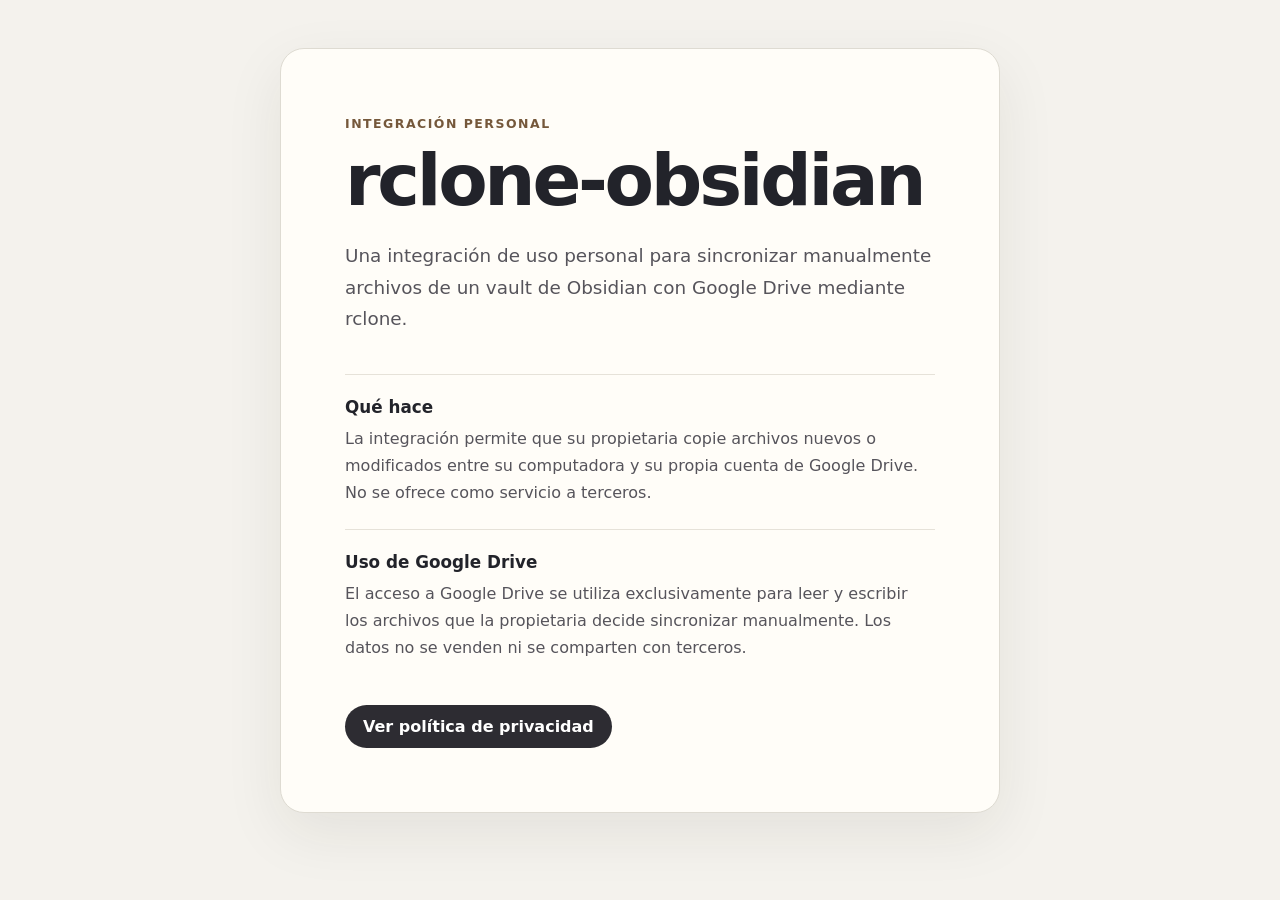
<file: index.html>
<!doctype html>
<html lang="es">
  <head>
    <meta charset="utf-8">
    <meta name="viewport" content="width=device-width, initial-scale=1">
    <meta name="description" content="Información sobre la integración personal rclone-obsidian.">
    <title>rclone-obsidian</title>
    <link rel="stylesheet" href="styles.css">
  </head>
  <body>
    <main>
      <p class="eyebrow">Integración personal</p>
      <h1>rclone-obsidian</h1>
      <p class="lead">
        Una integración de uso personal para sincronizar manualmente archivos de
        un vault de Obsidian con Google Drive mediante rclone.
      </p>

      <section>
        <h2>Qué hace</h2>
        <p>
          La integración permite que su propietaria copie archivos nuevos o
          modificados entre su computadora y su propia cuenta de Google Drive.
          No se ofrece como servicio a terceros.
        </p>
      </section>

      <section>
        <h2>Uso de Google Drive</h2>
        <p>
          El acceso a Google Drive se utiliza exclusivamente para leer y escribir
          los archivos que la propietaria decide sincronizar manualmente. Los
          datos no se venden ni se comparten con terceros.
        </p>
      </section>

      <a class="button" href="privacy.html">Ver política de privacidad</a>
    </main>
  </body>
</html>
</file>
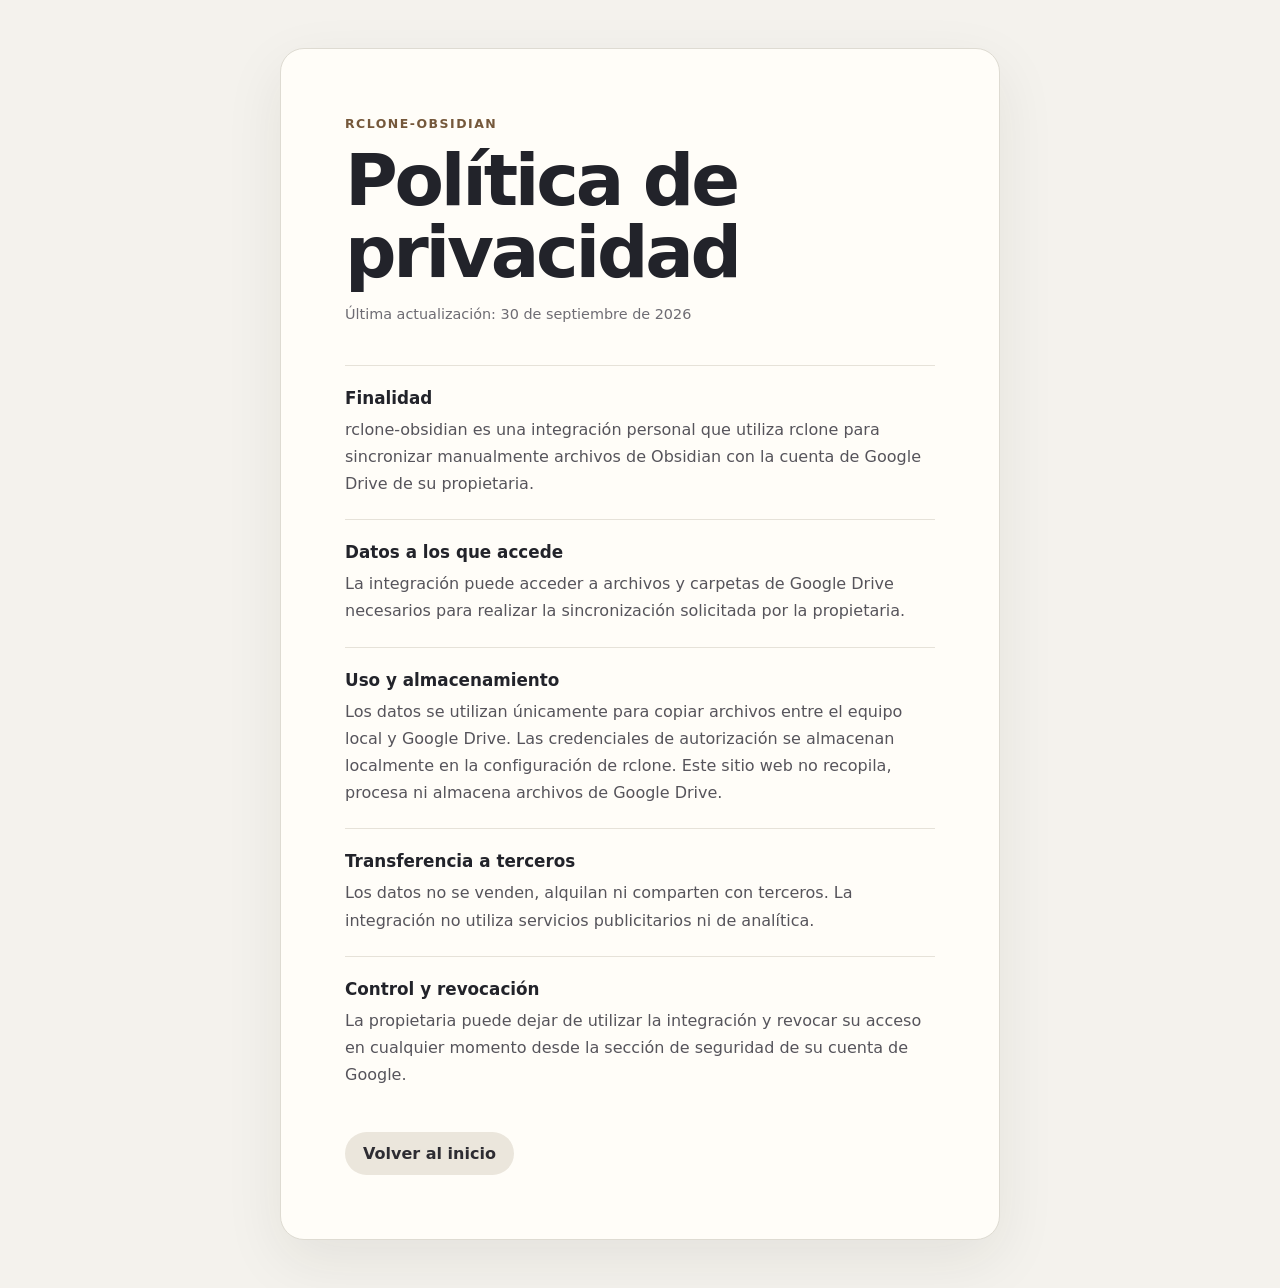
<file: privacy.html>
<!doctype html>
<html lang="es">
  <head>
    <meta charset="utf-8">
    <meta name="viewport" content="width=device-width, initial-scale=1">
    <meta name="description" content="Política de privacidad de rclone-obsidian.">
    <title>Política de privacidad — rclone-obsidian</title>
    <link rel="stylesheet" href="styles.css">
  </head>
  <body>
    <main>
      <p class="eyebrow">rclone-obsidian</p>
      <h1>Política de privacidad</h1>
      <p class="updated">Última actualización: 30 de septiembre de 2026</p>

      <section>
        <h2>Finalidad</h2>
        <p>
          rclone-obsidian es una integración personal que utiliza rclone para
          sincronizar manualmente archivos de Obsidian con la cuenta de Google
          Drive de su propietaria.
        </p>
      </section>

      <section>
        <h2>Datos a los que accede</h2>
        <p>
          La integración puede acceder a archivos y carpetas de Google Drive
          necesarios para realizar la sincronización solicitada por la
          propietaria.
        </p>
      </section>

      <section>
        <h2>Uso y almacenamiento</h2>
        <p>
          Los datos se utilizan únicamente para copiar archivos entre el equipo
          local y Google Drive. Las credenciales de autorización se almacenan
          localmente en la configuración de rclone. Este sitio web no recopila,
          procesa ni almacena archivos de Google Drive.
        </p>
      </section>

      <section>
        <h2>Transferencia a terceros</h2>
        <p>
          Los datos no se venden, alquilan ni comparten con terceros. La
          integración no utiliza servicios publicitarios ni de analítica.
        </p>
      </section>

      <section>
        <h2>Control y revocación</h2>
        <p>
          La propietaria puede dejar de utilizar la integración y revocar su
          acceso en cualquier momento desde la sección de seguridad de su cuenta
          de Google.
        </p>
      </section>

      <a class="button secondary" href="index.html">Volver al inicio</a>
    </main>
  </body>
</html>
</file>
<file: styles.css>
:root {
  color-scheme: light dark;
  font-family: Inter, ui-sans-serif, system-ui, -apple-system, BlinkMacSystemFont,
    "Segoe UI", sans-serif;
  color: #22232a;
  background: #f4f2ed;
}

* {
  box-sizing: border-box;
}

body {
  margin: 0;
  min-height: 100vh;
  padding: 48px 20px;
}

main {
  width: min(720px, 100%);
  margin: 0 auto;
  padding: clamp(28px, 6vw, 64px);
  border: 1px solid #dedbd2;
  border-radius: 24px;
  background: #fffdf8;
  box-shadow: 0 20px 60px rgb(40 34 24 / 8%);
}

.eyebrow {
  margin: 0 0 10px;
  color: #75583b;
  font-size: 0.78rem;
  font-weight: 700;
  letter-spacing: 0.12em;
  text-transform: uppercase;
}

h1 {
  margin: 0;
  font-size: clamp(2.2rem, 8vw, 4.5rem);
  line-height: 1;
  letter-spacing: -0.045em;
}

h2 {
  margin: 0 0 8px;
  font-size: 1.05rem;
}

p {
  line-height: 1.7;
}

.lead {
  max-width: 60ch;
  margin: 24px 0 40px;
  color: #56545b;
  font-size: 1.15rem;
}

.updated {
  margin: 14px 0 38px;
  color: #6e6c73;
  font-size: 0.9rem;
}

section {
  padding: 22px 0;
  border-top: 1px solid #e6e2d9;
}

section p {
  margin: 0;
  color: #56545b;
}

.button {
  display: inline-block;
  margin-top: 22px;
  padding: 12px 18px;
  border-radius: 999px;
  color: #fff;
  background: #2d2c32;
  font-weight: 650;
  text-decoration: none;
}

.button:hover {
  background: #75583b;
}

.button.secondary {
  color: #2d2c32;
  background: #ebe6dc;
}

@media (prefers-color-scheme: dark) {
  :root {
    color: #f1eee7;
    background: #181716;
  }

  main {
    border-color: #383532;
    background: #211f1d;
    box-shadow: none;
  }

  .lead,
  .updated,
  section p {
    color: #c6c1b8;
  }

  section {
    border-color: #3b3834;
  }

  .button {
    color: #211f1d;
    background: #f1eee7;
  }

  .button.secondary {
    color: #f1eee7;
    background: #383532;
  }
}
</file>
